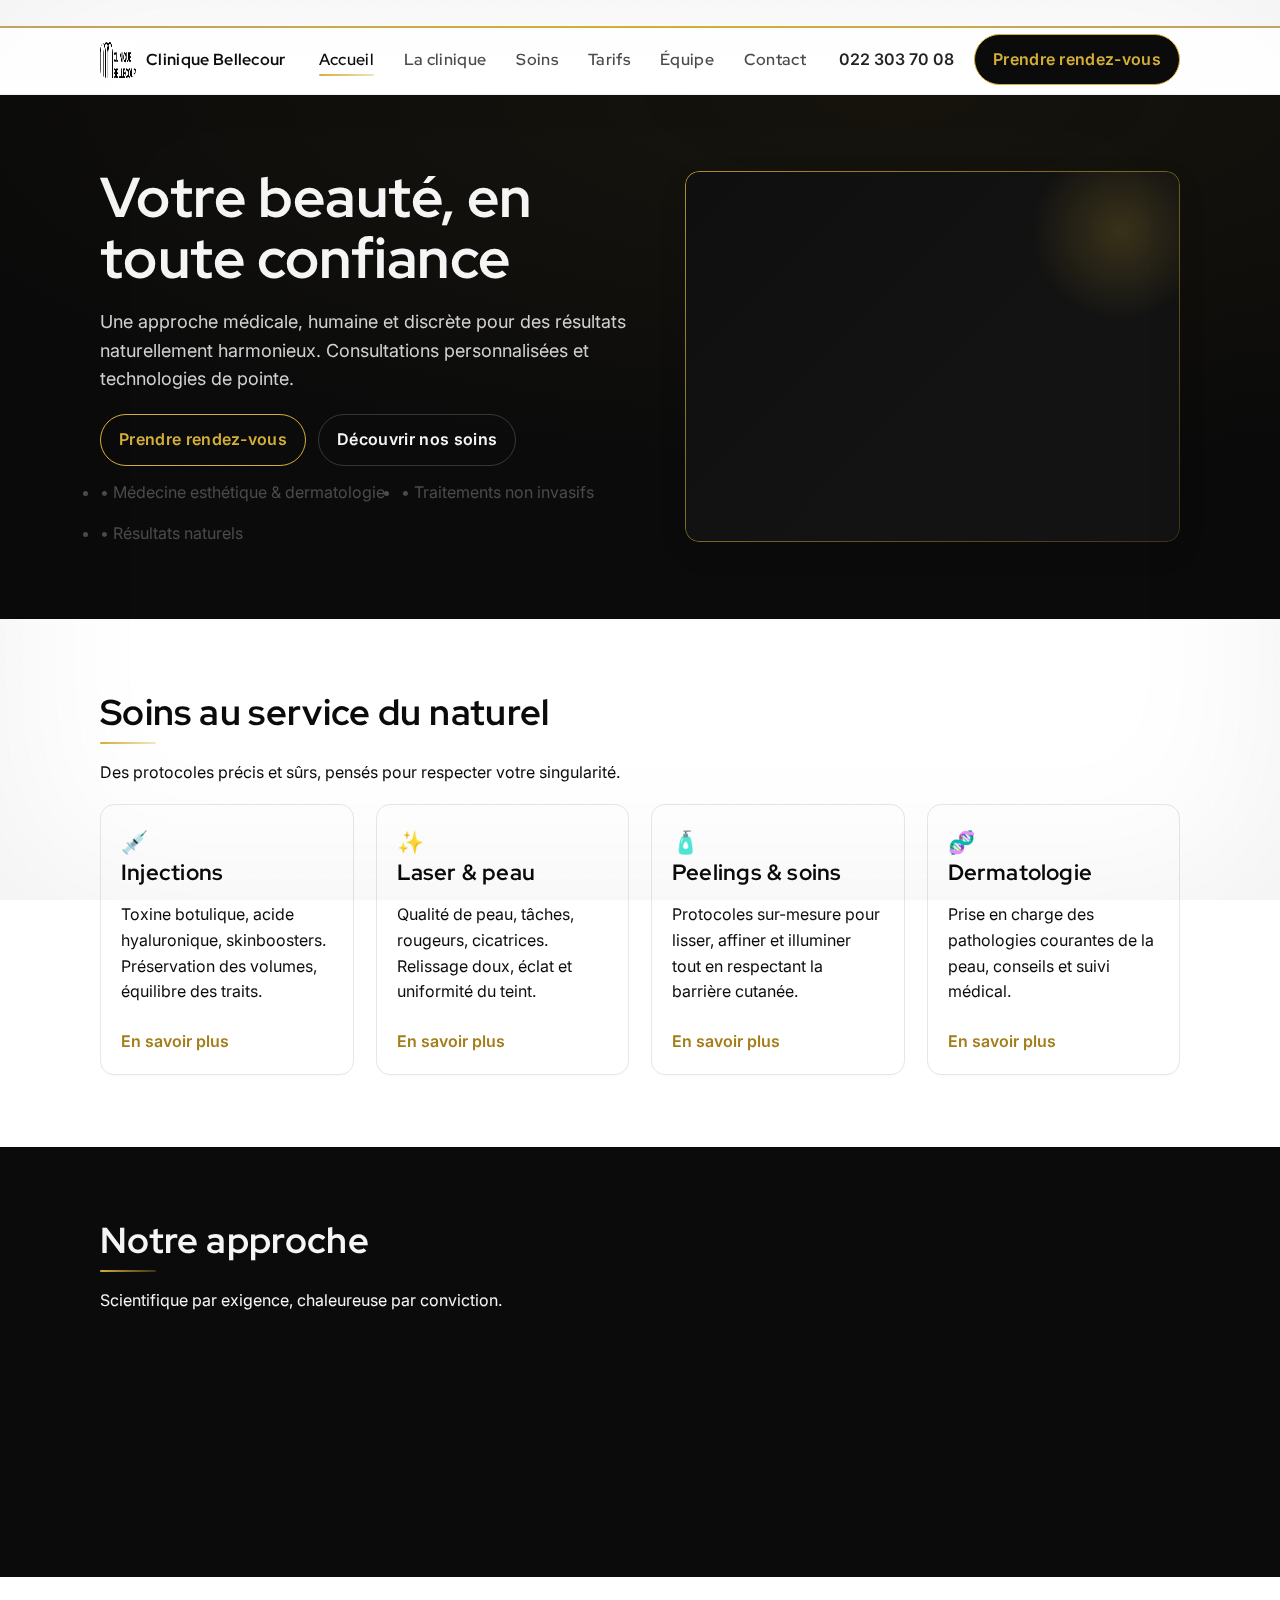
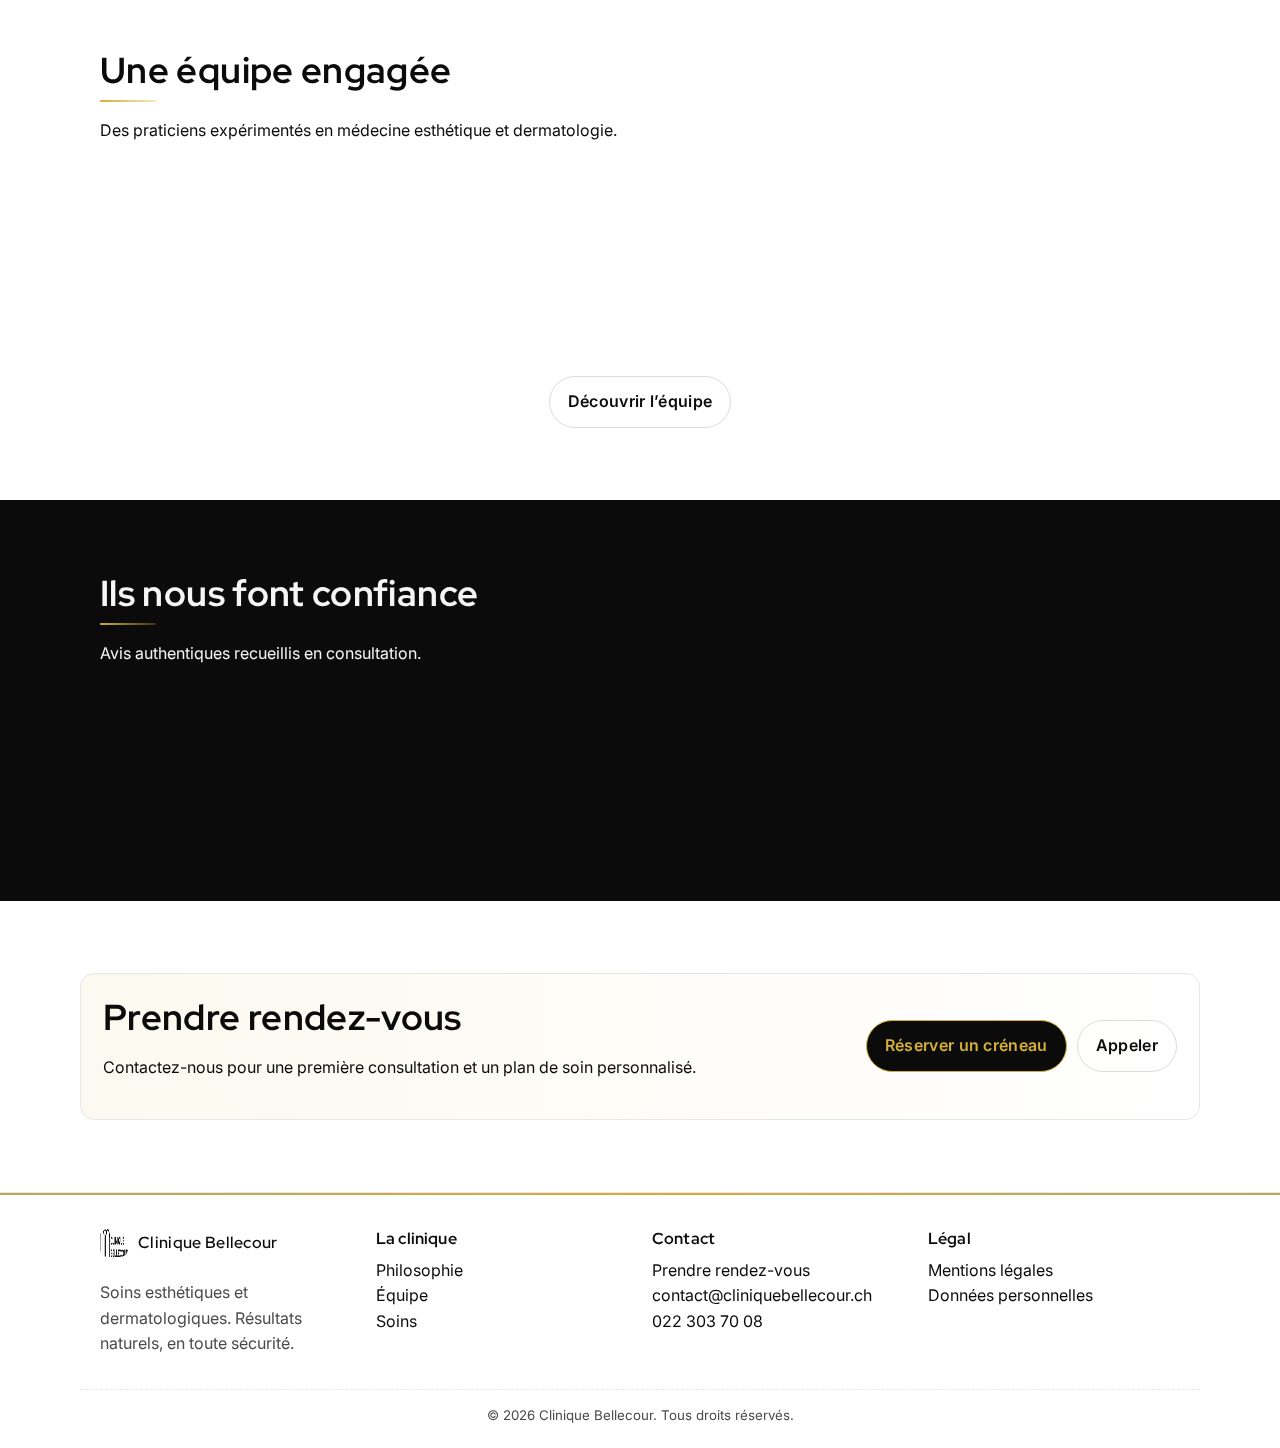
<file: index.html>
<!doctype html>
<html lang="fr">
  <head>
    <meta charset="utf-8" />
    <meta name="viewport" content="width=device-width, initial-scale=1" />
    <title>Clinique Bellecour — Médecine esthétique, soins de la peau</title>
    <meta name="description" content="Clinique Bellecour. Soins esthétiques et dermatologiques, en toute sécurité et discrétion. Consultations personnalisées, technologies de pointe, résultats naturels." />
    <meta name="theme-color" content="#0b0b0b" />
    <link rel="preconnect" href="https://fonts.googleapis.com">
    <link rel="preconnect" href="https://fonts.gstatic.com" crossorigin>
    <link href="https://fonts.googleapis.com/css2?family=Inter:wght@300;400;500;600;700&family=Playfair+Display:wght@500;600&display=swap" rel="stylesheet">
    <link rel="stylesheet" href="assets/css/style.css" />
    <link rel="icon" href="assets/img/logo.svg" type="image/svg+xml" />
    <link rel="icon" href="assets/img/logo_cliniquebellecour.png" sizes="32x32" type="image/png" />
    <link rel="apple-touch-icon" href="assets/img/logo_cliniquebellecour.png" />
    <meta property="og:type" content="website" />
    <meta property="og:title" content="Clinique Bellecour — Médecine esthétique, soins de la peau" />
    <meta property="og:description" content="Soins esthétiques et dermatologiques, en toute sécurité et discrétion. Résultats naturels, approche personnalisée." />
    <meta property="og:image" content="assets/img/welcom_cliniqueBelleCour.jpg" />
  </head>
  <body>
    <a class="skip-link" href="#contenu">Aller au contenu</a>

    <header class="site-header" data-header>
      <div class="container header-inner">
        <a href="/temporaire_cbc/" class="logo" aria-label="Clinique Bellecour">
          <img src="assets/img/logo_cliniquebellecour.png" alt="Clinique Bellecour – logo" width="36" height="36" />
          <span>Clinique Bellecour</span>
        </a>

        <nav class="nav" aria-label="Navigation principale" data-nav>
          <a href="index.html" class="nav-link is-active">Accueil</a>
          <a href="clinique.html" class="nav-link">La clinique</a>
          <a href="services.html" class="nav-link">Soins</a>
          <a href="tarifs.html" class="nav-link">Tarifs</a>
          <a href="equipe.html" class="nav-link">Équipe</a>
          <a href="contact.html" class="nav-link">Contact</a>
        </nav>

        <div class="header-cta">
          <a class="tel" href="tel:+41223037008" aria-label="Appeler la clinique">022 303 70 08</a>
          <a class="btn btn-primary" href="rdv/public/index.php">Prendre rendez-vous</a>
          <button class="burger" aria-label="Ouvrir le menu" aria-controls="menu" aria-expanded="false" data-burger>
            <span></span><span></span><span></span>
          </button>
        </div>
      </div>
    </header>

    <main id="contenu">
      <section class="hero section dark">
        <div class="container grid-hero">
          <div class="hero-copy">
            <h1 class="display">Votre beauté, en toute confiance</h1>
            <p class="lead">Une approche médicale, humaine et discrète pour des résultats naturellement harmonieux. Consultations personnalisées et technologies de pointe.</p>
            <div class="actions">
              <a class="btn btn-primary" href="rdv/public/index.php">Prendre rendez-vous</a>
              <a class="btn btn-ghost" href="services.html">Découvrir nos soins</a>
            </div>
            <ul class="trust-list">
              <li>• Médecine esthétique & dermatologie</li>
              <li>• Traitements non invasifs</li>
              <li>• Résultats naturels</li>
            </ul>
          </div>
          <div class="hero-media">
            <div class="media-card" aria-hidden="true">
              <div class="media-blob"></div>
              <div class="media-image has-photo grainish" role="img" aria-label="Ambiance douce et lumineuse"></div>
            </div>
          </div>
        </div>
      </section>

      <section class="section" aria-labelledby="soins">
        <div class="container">
          <div class="section-head">
            <h2 id="soins">Soins au service du naturel</h2>
            <p>Des protocoles précis et sûrs, pensés pour respecter votre singularité.</p>
          </div>
          <div class="grid cards">
            <article class="card reveal">
              <div class="icon">💉</div>
              <h3>Injections</h3>
              <p>Toxine botulique, acide hyaluronique, skinboosters. Préservation des volumes, équilibre des traits.</p>
              <a class="card-link" href="services.html#injections" aria-label="En savoir plus sur les injections">En savoir plus</a>
            </article>
            <article class="card reveal">
              <div class="icon">✨</div>
              <h3>Laser & peau</h3>
              <p>Qualité de peau, tâches, rougeurs, cicatrices. Relissage doux, éclat et uniformité du teint.</p>
              <a class="card-link" href="services.html#laser">En savoir plus</a>
            </article>
            <article class="card reveal">
              <div class="icon">🧴</div>
              <h3>Peelings & soins</h3>
              <p>Protocoles sur-mesure pour lisser, affiner et illuminer tout en respectant la barrière cutanée.</p>
              <a class="card-link" href="services.html#peelings">En savoir plus</a>
            </article>
            <article class="card reveal">
              <div class="icon">🧬</div>
              <h3>Dermatologie</h3>
              <p>Prise en charge des pathologies courantes de la peau, conseils et suivi médical.</p>
              <a class="card-link" href="services.html#dermatologie">En savoir plus</a>
            </article>
          </div>
        </div>
      </section>

      <section class="section dark" aria-labelledby="valeurs">
        <div class="container">
          <div class="section-head">
            <h2 id="valeurs">Notre approche</h2>
            <p>Scientifique par exigence, chaleureuse par conviction.</p>
          </div>
          <div class="grid thirds">
            <div class="feature reveal">
              <h3>Medical first</h3>
              <p>Diagnostics précis, indication posée avec parcimonie. Sécurité et traçabilité sans compromis.</p>
            </div>
            <div class="feature reveal">
              <h3>Écoute & mesure</h3>
              <p>Objectifs partagés, résultats réalistes. Chaque plan de soin respecte votre identité.</p>
            </div>
            <div class="feature reveal">
              <h3>Discrétion</h3>
              <p>Accompagnement personnalisé et confidentiel. Des résultats qui se remarquent sans se voir.</p>
            </div>
          </div>
        </div>
      </section>

      <section class="section" aria-labelledby="equipe">
        <div class="container">
          <div class="section-head">
            <h2 id="equipe">Une équipe engagée</h2>
            <p>Des praticiens expérimentés en médecine esthétique et dermatologie.</p>
          </div>
          <div class="grid team">
            <article class="member reveal">
              <div class="avatar" aria-hidden="true"></div>
              <h3>Dr. Nom Prénom</h3>
              <p>Médecin esthétique</p>
            </article>
            <article class="member reveal">
              <div class="avatar" aria-hidden="true"></div>
              <h3>Dr. Nom Prénom</h3>
              <p>Dermatologue</p>
            </article>
            <article class="member reveal">
              <div class="avatar" aria-hidden="true"></div>
              <h3>Spécialiste Nom</h3>
              <p>Infirmier·ère diplômé·e</p>
            </article>
          </div>
          <div class="center">
            <a class="btn btn-ghost" href="equipe.html">Découvrir l’équipe</a>
          </div>
        </div>
      </section>

      <section class="section dark" aria-labelledby="temoignages">
        <div class="container">
          <div class="section-head">
            <h2 id="temoignages">Ils nous font confiance</h2>
            <p>Avis authentiques recueillis en consultation.</p>
          </div>
          <div class="grid quotes">
            <blockquote class="quote reveal">“Équipe à l’écoute, résultat très naturel. Je recommande.”<footer>— C.</footer></blockquote>
            <blockquote class="quote reveal">“Explications claires et grand professionnalisme. Je me sens en confiance.”<footer>— M.</footer></blockquote>
            <blockquote class="quote reveal">“Résultat subtil, exactement ce que je souhaitais.”<footer>— A.</footer></blockquote>
          </div>
        </div>
      </section>

      <section class="cta section" aria-labelledby="contact">
        <div class="container callout">
          <div>
            <h2 id="contact">Prendre rendez-vous</h2>
            <p>Contactez-nous pour une première consultation et un plan de soin personnalisé.</p>
          </div>
          <div class="actions">
            <a class="btn btn-primary" href="rdv/public/index.php">Réserver un créneau</a>
            <a class="btn btn-ghost" href="tel:+41223037008">Appeler</a>
          </div>
        </div>
      </section>
    </main>

    <footer class="site-footer">
      <div class="container footer-grid">
        <div>
          <a href="/" class="logo small">
            <img src="assets/img/logo_cliniquebellecour.png" alt="Clinique Bellecour – logo" width="28" height="28" />
            <span>Clinique Bellecour</span>
          </a>
          <p class="muted">Soins esthétiques et dermatologiques. Résultats naturels, en toute sécurité.</p>
        </div>
        <div>
          <h4>La clinique</h4>
          <ul class="list">
            <li><a href="clinique.html">Philosophie</a></li>
            <li><a href="equipe.html">Équipe</a></li>
            <li><a href="services.html">Soins</a></li>
          </ul>
        </div>
        <div>
          <h4>Contact</h4>
          <ul class="list">
            <li><a href="contact.html#rdv">Prendre rendez-vous</a></li>
            <li><a href="mailto:contact@cliniquebellecour.ch">contact@cliniquebellecour.ch</a></li>
            <li><a href="tel:+41223037008">022 303 70 08</a></li>
          </ul>
        </div>
        <div>
          <h4>Légal</h4>
          <ul class="list">
            <li><a href="mentions-legales.html">Mentions légales</a></li>
            <li><a href="mentions-legales.html#donnees">Données personnelles</a></li>
          </ul>
        </div>
      </div>
      <div class="container footnote">
        <small>© <span id="year"></span> Clinique Bellecour. Tous droits réservés.</small>
      </div>
    </footer>

    <script type="application/ld+json">
      {
        "@context": "https://schema.org",
        "@type": "MedicalClinic",
        "name": "Clinique Bellecour",
        "url": "https://cliniquebellecour.ch/",
        "image": "https://cliniquebellecour.ch/assets/img/og-cover.png",
        "medicalSpecialty": ["Dermatology", "CosmeticSurgery"],
        "address": {
          "@type": "PostalAddress",
          "addressCountry": "CH"
        },
        "telephone": "+41223037008"
      }
    </script>
    <script src="assets/js/main.js" defer></script>
    <!-- Mobile sticky CTA bar -->
    <nav class="mobile-cta" aria-label="Actions rapides">
      <a href="tel:+41223037008" aria-label="Appeler la clinique">Appeler</a>
      <a href="contact.html#rdv" class="btn-primary" aria-label="Prendre rendez-vous">Prendre rendez-vous</a>
    </nav>
  </body>
  </html>
</file>
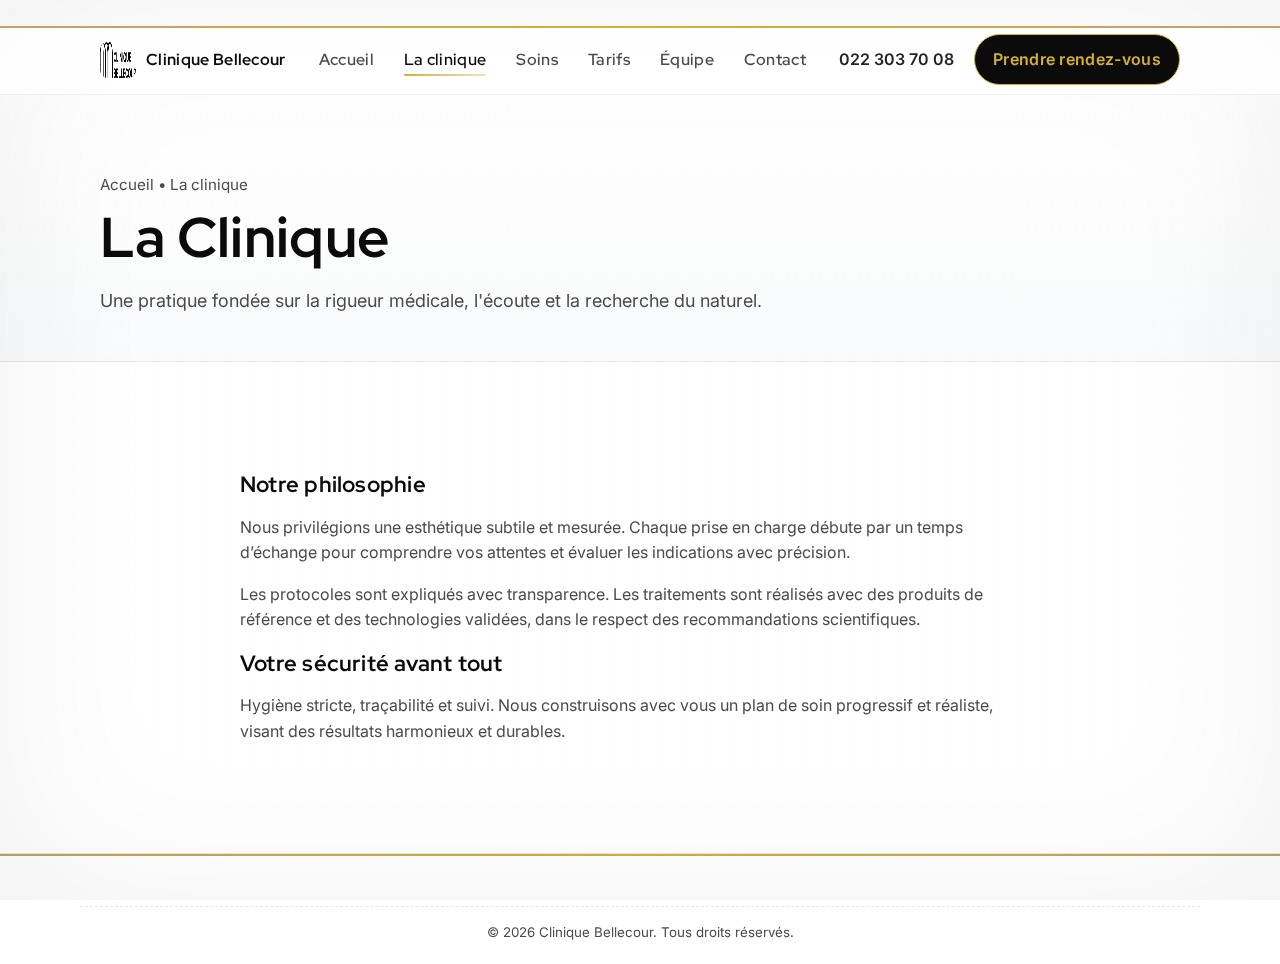
<file: clinique.html>
<!doctype html>
<html lang="fr">
  <head>
    <meta charset="utf-8" />
    <meta name="viewport" content="width=device-width, initial-scale=1" />
    <title>La Clinique — Clinique Bellecour</title>
    <meta name="description" content="Notre philosophie : sécurité, écoute et mesure. Découvrez la Clinique Bellecour et son approche du naturel." />
    <meta name="theme-color" content="#0b0b0b" />
    <link rel="preconnect" href="https://fonts.googleapis.com">
    <link rel="preconnect" href="https://fonts.gstatic.com" crossorigin>
    <link href="https://fonts.googleapis.com/css2?family=Inter:wght@300;400;500;600;700&family=Playfair+Display:wght@500;600&display=swap" rel="stylesheet">
    <link rel="stylesheet" href="assets/css/style.css" />
    <link rel="icon" href="assets/img/logo.svg" type="image/svg+xml" />
    <link rel="icon" href="assets/img/logo_cliniquebellecour.png" sizes="32x32" type="image/png" />
    <link rel="apple-touch-icon" href="assets/img/logo_cliniquebellecour.png" />
  </head>
  <body>
    <a class="skip-link" href="#contenu">Aller au contenu</a>
    <header class="site-header" data-header>
      <div class="container header-inner">
        <a href="/" class="logo" aria-label="Clinique Bellecour"><img src="assets/img/logo_cliniquebellecour.png" alt="Clinique Bellecour – logo" width="36" height="36" /><span>Clinique Bellecour</span></a>
        <nav class="nav" data-nav>
          <a href="index.html" class="nav-link">Accueil</a>
          <a href="clinique.html" class="nav-link is-active">La clinique</a>
          <a href="services.html" class="nav-link">Soins</a>
          <a href="tarifs.html" class="nav-link">Tarifs</a>
          <a href="equipe.html" class="nav-link">Équipe</a>
          <a href="contact.html" class="nav-link">Contact</a>
        </nav>
        <div class="header-cta"><a class="tel" href="tel:+41223037008" aria-label="Appeler la clinique">022 303 70 08</a><a class="btn btn-primary" href="/rdv/public/index.php">Prendre rendez-vous</a><button class="burger" data-burger aria-label="Ouvrir le menu"><span></span><span></span><span></span></button></div>
      </div>
    </header>

    <main id="contenu">
      <section class="page-hero">
        <div class="container">
          <div class="breadcrumbs"><a href="index.html">Accueil</a> • La clinique</div>
          <h1 class="display">La Clinique</h1>
          <p class="lead">Une pratique fondée sur la rigueur médicale, l'écoute et la recherche du naturel.</p>
        </div>
      </section>

      <section class="section">
        <div class="container content">
          <h3>Notre philosophie</h3>
          <p>Nous privilégions une esthétique subtile et mesurée. Chaque prise en charge débute par un temps d’échange pour comprendre vos attentes et évaluer les indications avec précision.</p>
          <p>Les protocoles sont expliqués avec transparence. Les traitements sont réalisés avec des produits de référence et des technologies validées, dans le respect des recommandations scientifiques.</p>

          <h3>Votre sécurité avant tout</h3>
          <p>Hygiène stricte, traçabilité et suivi. Nous construisons avec vous un plan de soin progressif et réaliste, visant des résultats harmonieux et durables.</p>
        </div>
      </section>
    </main>

    <footer class="site-footer">
      <div class="container footnote"><small>© <span id="year"></span> Clinique Bellecour. Tous droits réservés.</small></div>
    </footer>
    <script src="assets/js/main.js" defer></script>
    <nav class="mobile-cta" aria-label="Actions rapides">
      <a href="tel:+41223037008" aria-label="Appeler la clinique">Appeler</a>
      <a href="contact.html#rdv" class="btn-primary" aria-label="Prendre rendez-vous">Prendre rendez-vous</a>
    </nav>
  </body>
  </html>
</file>
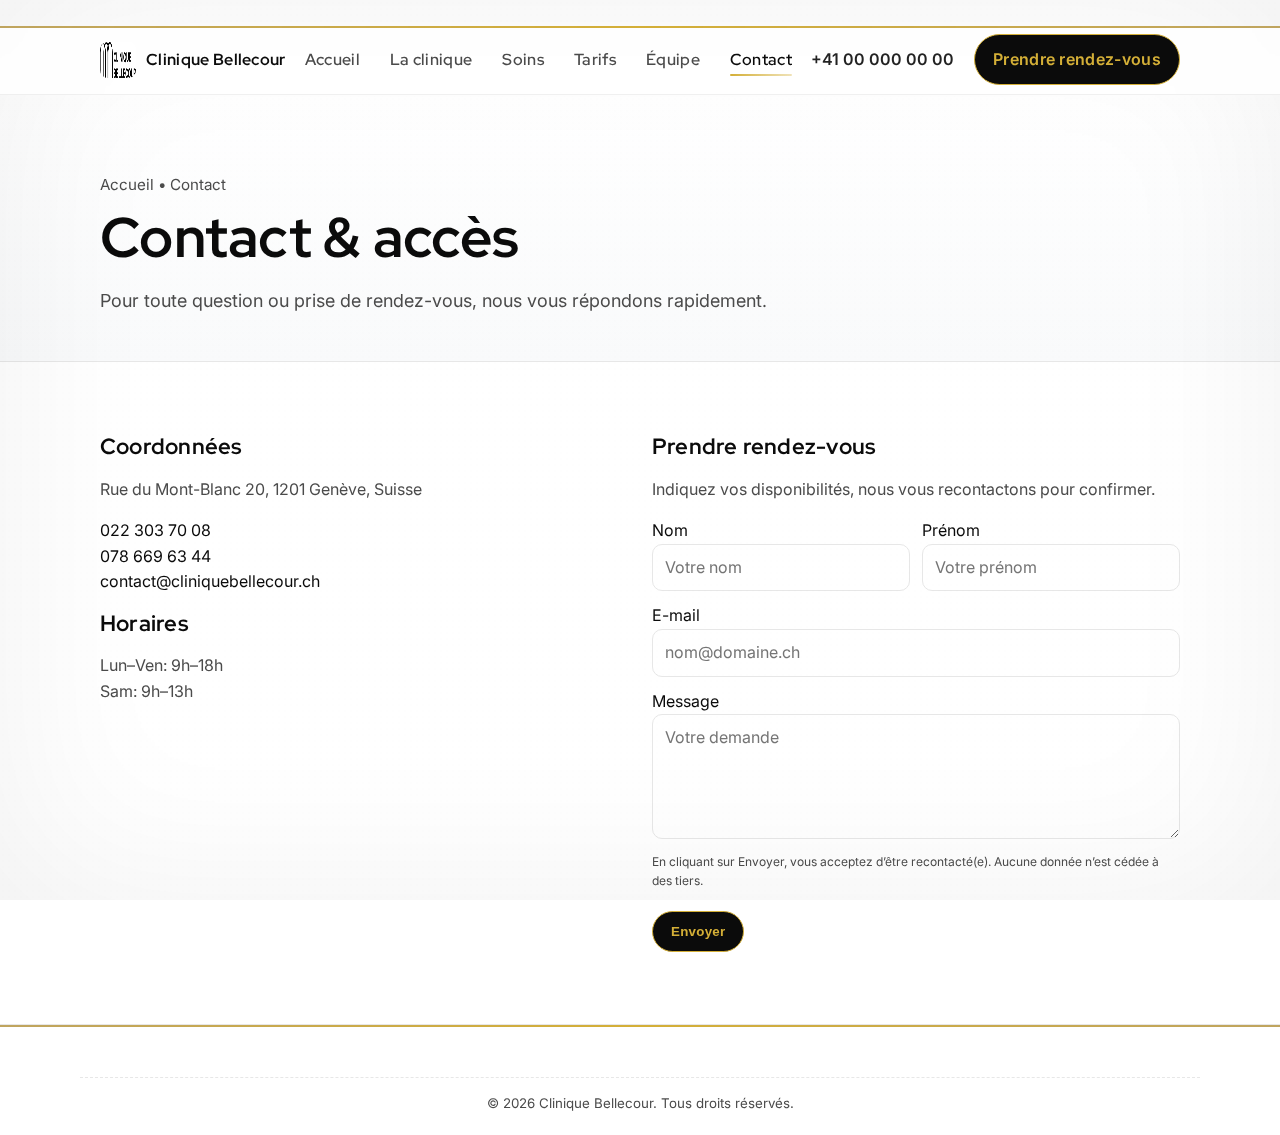
<file: contact.html>
<!doctype html>
<html lang="fr">
  <head>
    <meta charset="utf-8" />
    <meta name="viewport" content="width=device-width, initial-scale=1" />
    <title>Contact — Clinique Bellecour</title>
    <meta name="description" content="Prendre rendez-vous à la Clinique Bellecour. Coordonnées, horaires et accès." />
    <meta name="theme-color" content="#0b0b0b" />
    <link rel="preconnect" href="https://fonts.googleapis.com">
    <link rel="preconnect" href="https://fonts.gstatic.com" crossorigin>
    <link href="https://fonts.googleapis.com/css2?family=Inter:wght@300;400;500;600;700&family=Playfair+Display:wght@500;600&display=swap" rel="stylesheet">
    <link rel="stylesheet" href="assets/css/style.css" />
    <link rel="icon" href="assets/img/logo.svg" type="image/svg+xml" />
    <link rel="icon" href="assets/img/logo_cliniquebellecour.png" sizes="32x32" type="image/png" />
    <link rel="apple-touch-icon" href="assets/img/logo_cliniquebellecour.png" />
  </head>
  <body>
    <a class="skip-link" href="#contenu">Aller au contenu</a>
    <header class="site-header" data-header>
      <div class="container header-inner">
        <a href="/" class="logo" aria-label="Clinique Bellecour"><img src="assets/img/logo_cliniquebellecour.png" alt="Clinique Bellecour – logo" width="36" height="36" /><span>Clinique Bellecour</span></a>
        <nav class="nav" data-nav>
          <a href="index.html" class="nav-link">Accueil</a>
          <a href="clinique.html" class="nav-link">La clinique</a>
          <a href="services.html" class="nav-link">Soins</a>
          <a href="tarifs.html" class="nav-link">Tarifs</a>
          <a href="equipe.html" class="nav-link">Équipe</a>
          <a href="contact.html" class="nav-link is-active">Contact</a>
        </nav>
        <div class="header-cta"><a class="tel" href="tel:+41000000000" aria-label="Appeler la clinique">+41 00 000 00 00</a><a class="btn btn-primary" href="/rdv/public/index.php">Prendre rendez-vous</a><button class="burger" data-burger aria-label="Ouvrir le menu"><span></span><span></span><span></span></button></div>
      </div>
    </header>

    <main id="contenu">
      <section class="page-hero">
        <div class="container">
          <div class="breadcrumbs"><a href="index.html">Accueil</a> • Contact</div>
          <h1 class="display">Contact & accès</h1>
          <p class="lead">Pour toute question ou prise de rendez-vous, nous vous répondons rapidement.</p>
        </div>
      </section>

      <section class="section">
        <div class="container grid" style="grid-template-columns: 1fr 1fr; gap: 24px">
          <div>
            <h3>Coordonnées</h3>
            <p class="muted">Rue du Mont-Blanc 20, 1201 Genève, Suisse</p>
            <p><a href="tel:+41223037008">022 303 70 08</a><br><a href="tel:+41786696344">078 669 63 44</a><br><a href="mailto:contact@cliniquebellecour.ch">contact@cliniquebellecour.ch</a></p>
            <h3>Horaires</h3>
            <p class="muted">Lun–Ven: 9h–18h<br>Sam: 9h–13h</p>
          </div>
          <div id="rdv">
            <h3>Prendre rendez-vous</h3>
            <p class="muted">Indiquez vos disponibilités, nous vous recontactons pour confirmer.</p>
            <form class="grid" style="grid-template-columns: 1fr 1fr; gap: 12px" method="POST" action="mailto:contact@cliniquebellecour.ch" enctype="text/plain">
              <label>Nom<input required type="text" name="nom" placeholder="Votre nom" style="width:100%"></label>
              <label>Prénom<input required type="text" name="prenom" placeholder="Votre prénom" style="width:100%"></label>
              <label style="grid-column: span 2">E-mail<input required type="email" name="email" placeholder="nom@domaine.ch" style="width:100%"></label>
              <label style="grid-column: span 2">Message<textarea name="message" placeholder="Votre demande" rows="4" style="width:100%"></textarea></label>
              <input class="hidden-hp" type="text" name="hp_field" tabindex="-1" autocomplete="off" aria-hidden="true">
              <p class="form-note" style="grid-column: span 2">En cliquant sur Envoyer, vous acceptez d’être recontacté(e). Aucune donnée n’est cédée à des tiers.</p>
              <div style="grid-column: span 2"><button class="btn btn-primary" type="submit">Envoyer</button></div>
            </form>
          </div>
        </div>
      </section>
    </main>

    <footer class="site-footer">
      <div class="container footnote"><small>© <span id="year"></span> Clinique Bellecour. Tous droits réservés.</small></div>
    </footer>
    <script src="assets/js/main.js" defer></script>
    <nav class="mobile-cta" aria-label="Actions rapides">
      <a href="tel:+41000000000" aria-label="Appeler la clinique">Appeler</a>
      <a href="#rdv" class="btn-primary" aria-label="Prendre rendez-vous">Prendre rendez-vous</a>
    </nav>
  </body>
  </html>
</file>
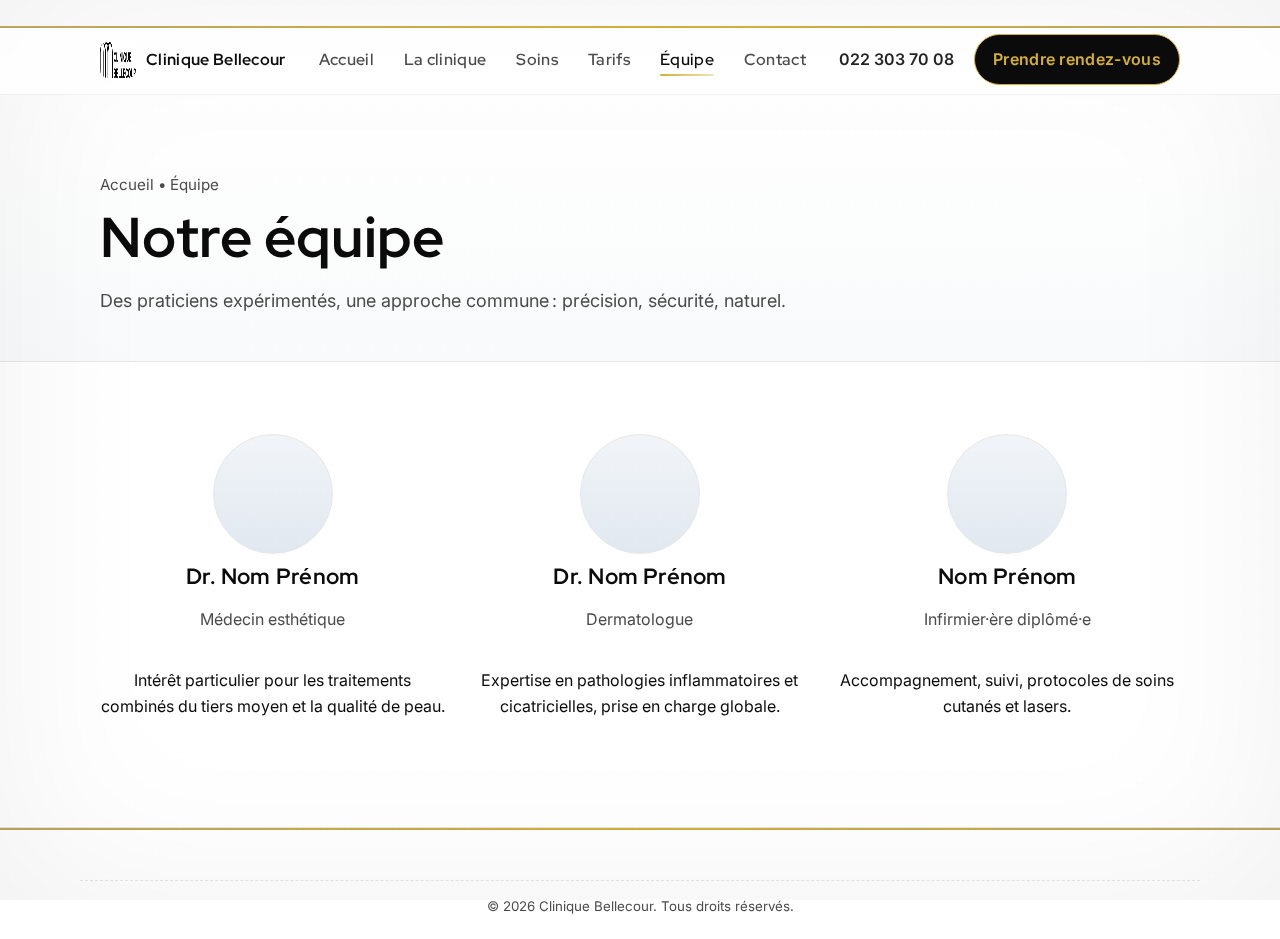
<file: equipe.html>
<!doctype html>
<html lang="fr">
  <head>
    <meta charset="utf-8" />
    <meta name="viewport" content="width=device-width, initial-scale=1" />
    <title>Équipe — Clinique Bellecour</title>
    <meta name="description" content="Découvrez l’équipe médicale et paramédicale de la Clinique Bellecour." />
    <meta name="theme-color" content="#0b0b0b" />
    <link rel="preconnect" href="https://fonts.googleapis.com">
    <link rel="preconnect" href="https://fonts.gstatic.com" crossorigin>
    <link href="https://fonts.googleapis.com/css2?family=Inter:wght@300;400;500;600;700&family=Playfair+Display:wght@500;600&display=swap" rel="stylesheet">
    <link rel="stylesheet" href="assets/css/style.css" />
    <link rel="icon" href="assets/img/logo.svg" type="image/svg+xml" />
    <link rel="icon" href="assets/img/logo_cliniquebellecour.png" sizes="32x32" type="image/png" />
    <link rel="apple-touch-icon" href="assets/img/logo_cliniquebellecour.png" />
  </head>
  <body>
    <a class="skip-link" href="#contenu">Aller au contenu</a>
    <header class="site-header" data-header>
      <div class="container header-inner">
        <a href="/" class="logo" aria-label="Clinique Bellecour"><img src="assets/img/logo_cliniquebellecour.png" alt="Clinique Bellecour – logo" width="36" height="36" /><span>Clinique Bellecour</span></a>
        <nav class="nav" data-nav>
          <a href="index.html" class="nav-link">Accueil</a>
          <a href="clinique.html" class="nav-link">La clinique</a>
          <a href="services.html" class="nav-link">Soins</a>
          <a href="tarifs.html" class="nav-link">Tarifs</a>
          <a href="equipe.html" class="nav-link is-active">Équipe</a>
          <a href="contact.html" class="nav-link">Contact</a>
        </nav>
        <div class="header-cta"><a class="tel" href="tel:+41223037008" aria-label="Appeler la clinique">022 303 70 08</a><a class="btn btn-primary" href="/rdv/public/index.php">Prendre rendez-vous</a><button class="burger" data-burger aria-label="Ouvrir le menu"><span></span><span></span><span></span></button></div>
      </div>
    </header>

    <main id="contenu">
      <section class="page-hero">
        <div class="container">
          <div class="breadcrumbs"><a href="index.html">Accueil</a> • Équipe</div>
          <h1 class="display">Notre équipe</h1>
          <p class="lead">Des praticiens expérimentés, une approche commune : précision, sécurité, naturel.</p>
        </div>
      </section>

      <section class="section">
        <div class="container">
          <div class="grid team">
            <article class="member reveal">
              <div class="avatar" aria-hidden="true"></div>
              <h3>Dr. Nom Prénom</h3>
              <p class="muted">Médecin esthétique</p>
              <p class="content">Intérêt particulier pour les traitements combinés du tiers moyen et la qualité de peau.</p>
            </article>
            <article class="member reveal">
              <div class="avatar" aria-hidden="true"></div>
              <h3>Dr. Nom Prénom</h3>
              <p class="muted">Dermatologue</p>
              <p class="content">Expertise en pathologies inflammatoires et cicatricielles, prise en charge globale.</p>
            </article>
            <article class="member reveal">
              <div class="avatar" aria-hidden="true"></div>
              <h3>Nom Prénom</h3>
              <p class="muted">Infirmier·ère diplômé·e</p>
              <p class="content">Accompagnement, suivi, protocoles de soins cutanés et lasers.</p>
            </article>
          </div>
        </div>
      </section>
    </main>

    <footer class="site-footer">
      <div class="container footnote"><small>© <span id="year"></span> Clinique Bellecour. Tous droits réservés.</small></div>
    </footer>
    <script src="assets/js/main.js" defer></script>
    <nav class="mobile-cta" aria-label="Actions rapides">
      <a href="tel:+41223037008" aria-label="Appeler la clinique">Appeler</a>
      <a href="contact.html#rdv" class="btn-primary" aria-label="Prendre rendez-vous">Prendre rendez-vous</a>
    </nav>
  </body>
  </html>
</file>
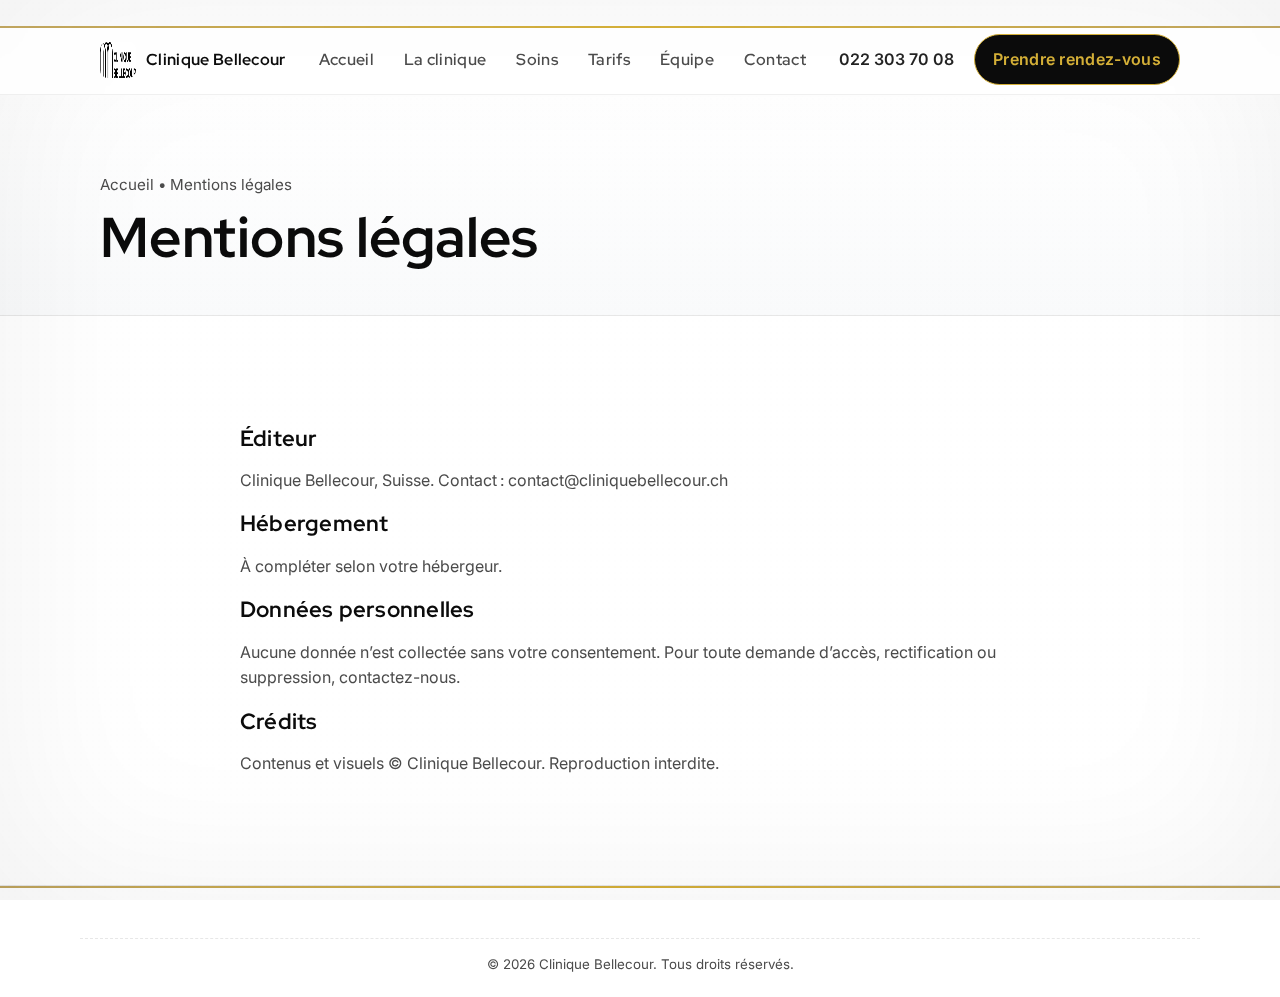
<file: mentions-legales.html>
<!doctype html>
<html lang="fr">
  <head>
    <meta charset="utf-8" />
    <meta name="viewport" content="width=device-width, initial-scale=1" />
    <title>Mentions légales — Clinique Bellecour</title>
    <meta name="description" content="Mentions légales et politique de confidentialité de la Clinique Bellecour." />
    <meta name="theme-color" content="#0b0b0b" />
    <link rel="preconnect" href="https://fonts.googleapis.com">
    <link rel="preconnect" href="https://fonts.gstatic.com" crossorigin>
    <link href="https://fonts.googleapis.com/css2?family=Inter:wght@300;400;500;600;700&family=Playfair+Display:wght@500;600&display=swap" rel="stylesheet">
    <link rel="stylesheet" href="assets/css/style.css" />
    <link rel="icon" href="assets/img/logo.svg" type="image/svg+xml" />
    <link rel="icon" href="assets/img/logo_cliniquebellecour.png" sizes="32x32" type="image/png" />
    <link rel="apple-touch-icon" href="assets/img/logo_cliniquebellecour.png" />
  </head>
  <body>
    <a class="skip-link" href="#contenu">Aller au contenu</a>
    <header class="site-header" data-header>
      <div class="container header-inner">
        <a href="/" class="logo" aria-label="Clinique Bellecour"><img src="assets/img/logo_cliniquebellecour.png" alt="Clinique Bellecour – logo" width="36" height="36" /><span>Clinique Bellecour</span></a>
        <nav class="nav" data-nav>
          <a href="index.html" class="nav-link">Accueil</a>
          <a href="clinique.html" class="nav-link">La clinique</a>
          <a href="services.html" class="nav-link">Soins</a>
          <a href="tarifs.html" class="nav-link">Tarifs</a>
          <a href="equipe.html" class="nav-link">Équipe</a>
          <a href="contact.html" class="nav-link">Contact</a>
        </nav>
        <div class="header-cta"><a class="tel" href="tel:+41223037008" aria-label="Appeler la clinique">022 303 70 08</a><a class="btn btn-primary" href="/rdv/public/index.php">Prendre rendez-vous</a><button class="burger" data-burger aria-label="Ouvrir le menu"><span></span><span></span><span></span></button></div>
      </div>
    </header>

    <main id="contenu">
      <section class="page-hero">
        <div class="container">
          <div class="breadcrumbs"><a href="index.html">Accueil</a> • Mentions légales</div>
          <h1 class="display">Mentions légales</h1>
        </div>
      </section>

      <section class="section">
        <div class="container content">
          <h3>Éditeur</h3>
          <p>Clinique Bellecour, Suisse. Contact : <a href="mailto:contact@cliniquebellecour.ch">contact@cliniquebellecour.ch</a></p>
          <h3>Hébergement</h3>
          <p>À compléter selon votre hébergeur.</p>
          <h3 id="donnees">Données personnelles</h3>
          <p>Aucune donnée n’est collectée sans votre consentement. Pour toute demande d’accès, rectification ou suppression, contactez-nous.</p>
          <h3>Crédits</h3>
          <p>Contenus et visuels © Clinique Bellecour. Reproduction interdite.</p>
        </div>
      </section>
    </main>

    <footer class="site-footer">
      <div class="container footnote"><small>© <span id="year"></span> Clinique Bellecour. Tous droits réservés.</small></div>
    </footer>
    <script src="assets/js/main.js" defer></script>
    <nav class="mobile-cta" aria-label="Actions rapides">
      <a href="tel:+41223037008" aria-label="Appeler la clinique">Appeler</a>
      <a href="contact.html#rdv" class="btn-primary" aria-label="Prendre rendez-vous">Prendre rendez-vous</a>
    </nav>
  </body>
  </html>
</file>
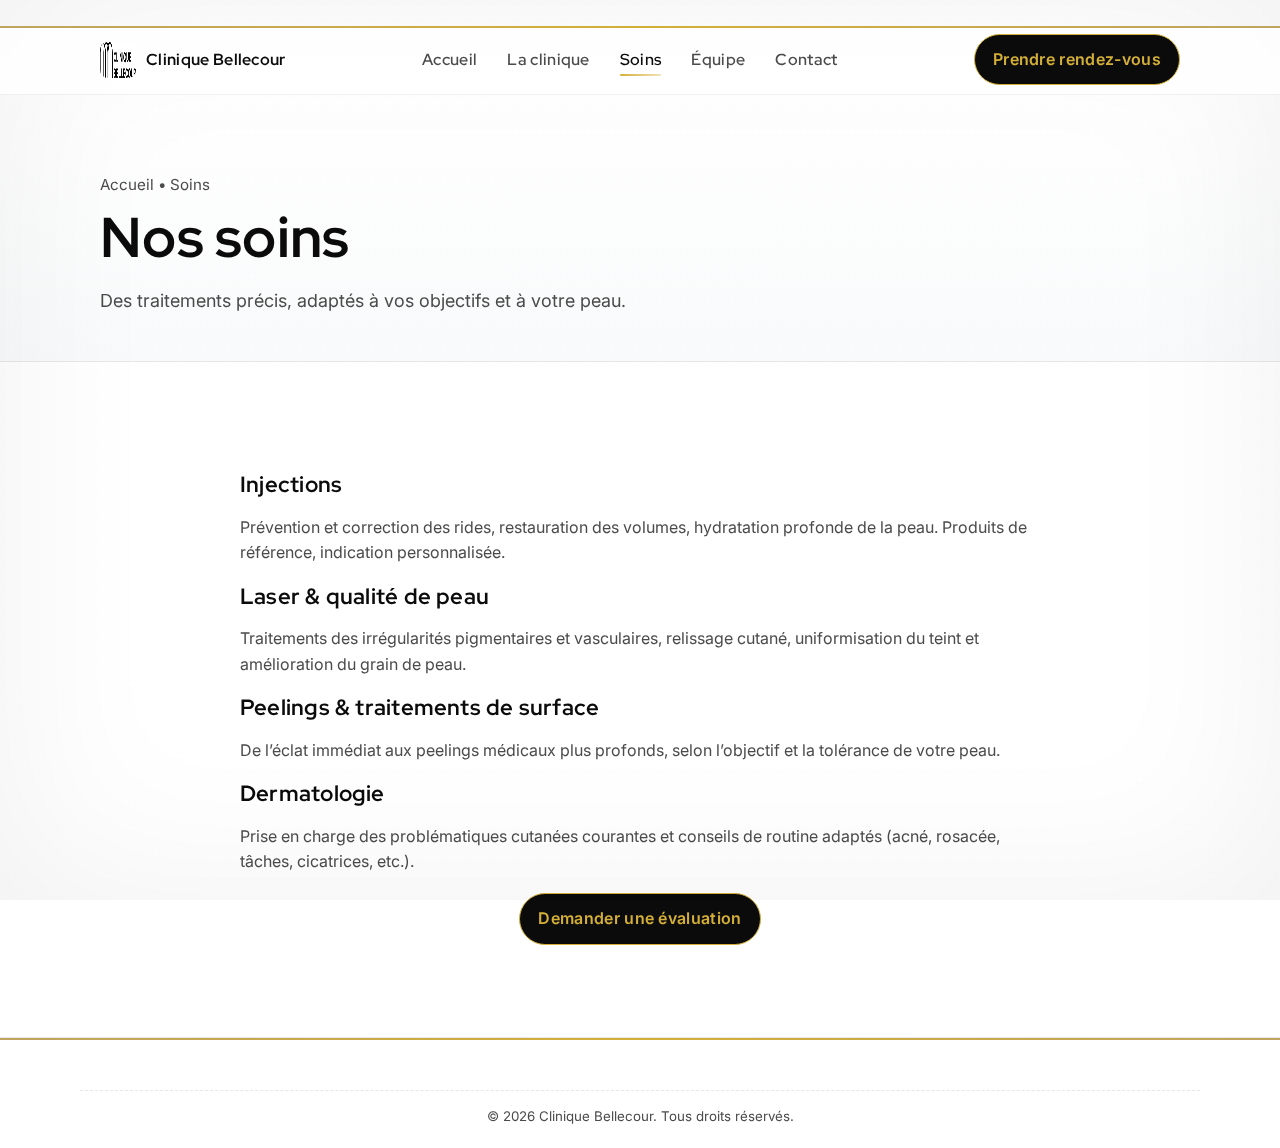
<file: services.html>
<!doctype html>
<html lang="fr">
  <head>
    <meta charset="utf-8" />
    <meta name="viewport" content="width=device-width, initial-scale=1" />
    <title>Soins — Clinique Bellecour</title>
    <meta name="description" content="Injections, laser, peelings, dermatologie. Des soins fondés sur l’évidence scientifique pour des résultats naturels." />
    <meta name="theme-color" content="#0b0b0b" />
    <link rel="preconnect" href="https://fonts.googleapis.com">
    <link rel="preconnect" href="https://fonts.gstatic.com" crossorigin>
    <link href="https://fonts.googleapis.com/css2?family=Inter:wght@300;400;500;600;700&family=Playfair+Display:wght@500;600&display=swap" rel="stylesheet">
    <link rel="stylesheet" href="assets/css/style.css" />
    <link rel="icon" href="assets/img/logo.svg" type="image/svg+xml" />
    <link rel="icon" href="assets/img/logo_cliniquebellecour.png" sizes="32x32" type="image/png" />
    <link rel="apple-touch-icon" href="assets/img/logo_cliniquebellecour.png" />
  </head>
  <body>
    <a class="skip-link" href="#contenu">Aller au contenu</a>
    <header class="site-header" data-header>
      <div class="container header-inner">
        <a href="/" class="logo" aria-label="Clinique Bellecour"><img src="assets/img/logo_cliniquebellecour.png" alt="Clinique Bellecour – logo" width="36" height="36" /><span>Clinique Bellecour</span></a>
        <nav class="nav" data-nav>
          <a href="index.html" class="nav-link">Accueil</a>
          <a href="clinique.html" class="nav-link">La clinique</a>
          <a href="services.html" class="nav-link is-active">Soins</a>
          <a href="equipe.html" class="nav-link">Équipe</a>
          <a href="contact.html" class="nav-link">Contact</a>
        </nav>
        <div class="header-cta"><a class="btn btn-primary" href="contact.html#rdv">Prendre rendez-vous</a><button class="burger" data-burger aria-label="Ouvrir le menu"><span></span><span></span><span></span></button></div>
      </div>
    </header>

    <main id="contenu">
      <section class="page-hero">
        <div class="container">
          <div class="breadcrumbs"><a href="index.html">Accueil</a> • Soins</div>
          <h1 class="display">Nos soins</h1>
          <p class="lead">Des traitements précis, adaptés à vos objectifs et à votre peau.</p>
        </div>
      </section>

      <section class="section">
        <div class="container content">
          <h3 id="injections">Injections</h3>
          <p>Prévention et correction des rides, restauration des volumes, hydratation profonde de la peau. Produits de référence, indication personnalisée.</p>

          <h3 id="laser">Laser & qualité de peau</h3>
          <p>Traitements des irrégularités pigmentaires et vasculaires, relissage cutané, uniformisation du teint et amélioration du grain de peau.</p>

          <h3 id="peelings">Peelings & traitements de surface</h3>
          <p>De l’éclat immédiat aux peelings médicaux plus profonds, selon l’objectif et la tolérance de votre peau.</p>

          <h3 id="dermatologie">Dermatologie</h3>
          <p>Prise en charge des problématiques cutanées courantes et conseils de routine adaptés (acné, rosacée, tâches, cicatrices, etc.).</p>

          <div class="center" style="margin-top:18px">
            <a class="btn btn-primary" href="contact.html#rdv">Demander une évaluation</a>
          </div>
        </div>
      </section>
    </main>

    <footer class="site-footer">
      <div class="container footnote"><small>© <span id="year"></span> Clinique Bellecour. Tous droits réservés.</small></div>
    </footer>
    <script src="assets/js/main.js" defer></script>
  </body>
  </html>
</file>
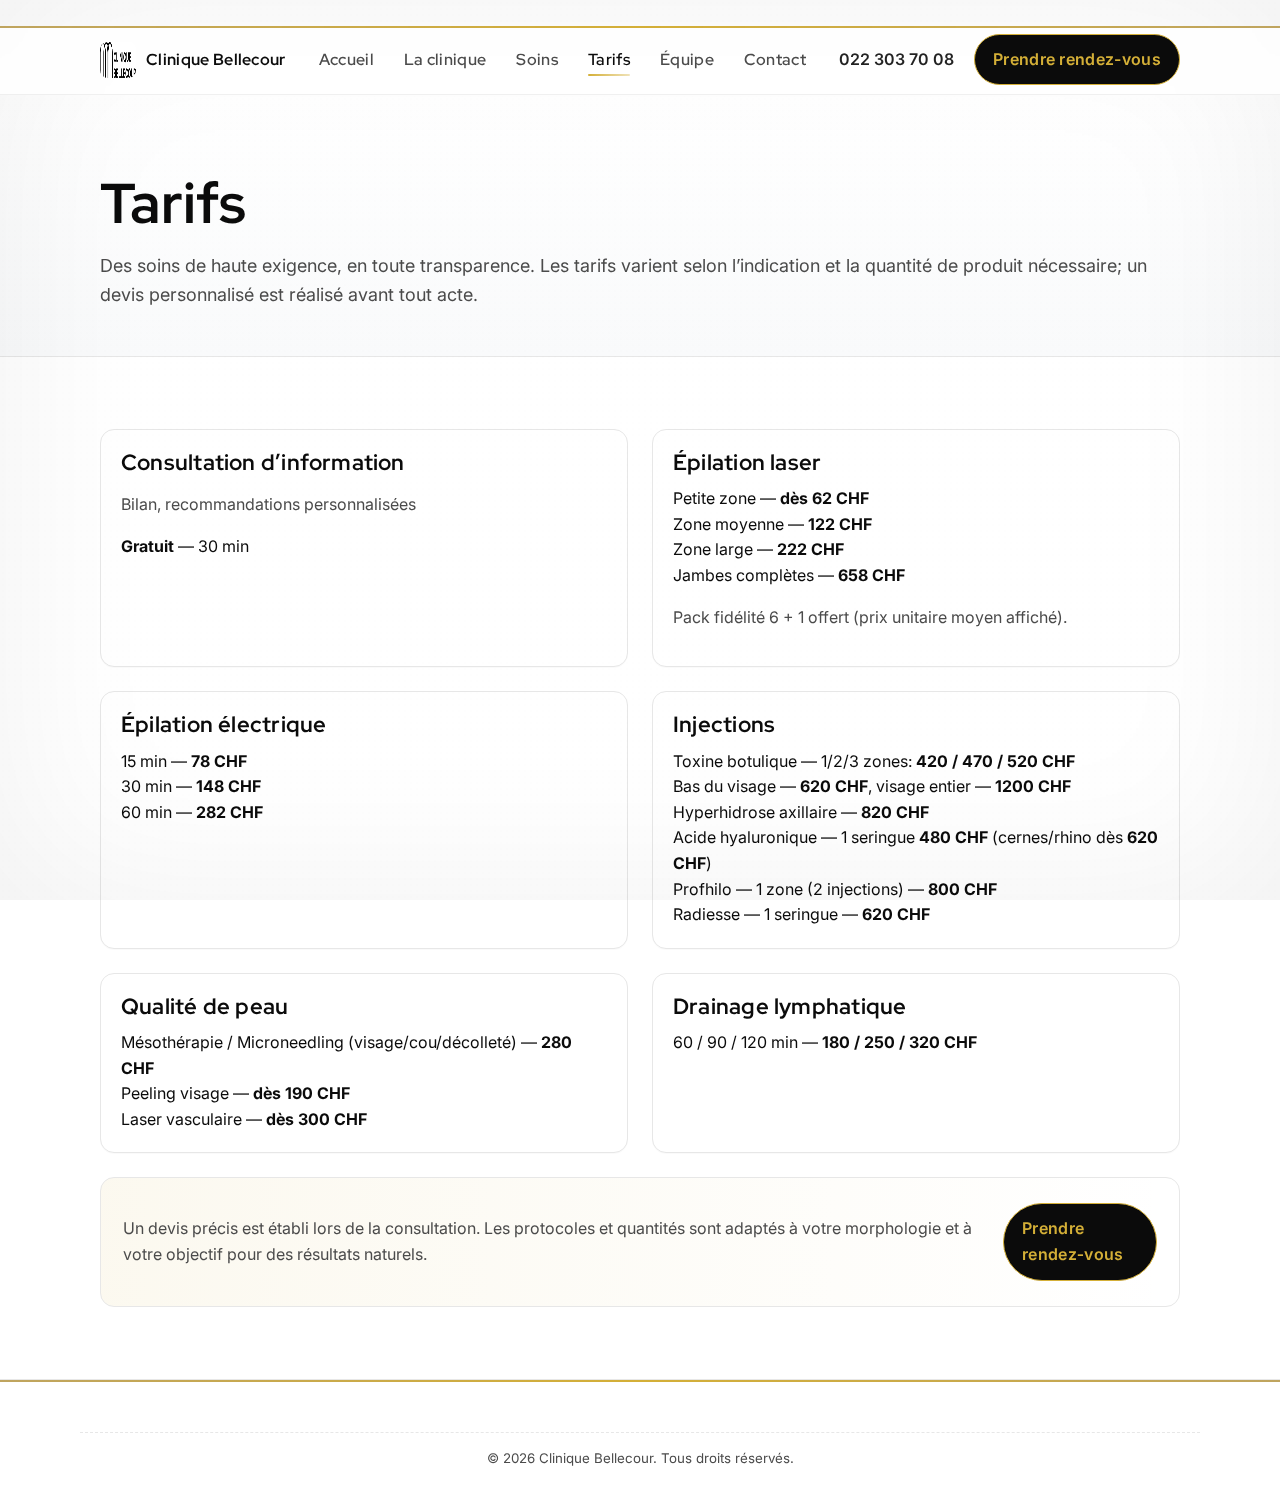
<file: tarifs.html>
<!doctype html>
<html lang="fr">
  <head>
    <meta charset="utf-8" />
    <meta name="viewport" content="width=device-width, initial-scale=1" />
    <title>Tarifs — Clinique Bellecour</title>
    <link rel="preconnect" href="https://fonts.googleapis.com">
    <link rel="preconnect" href="https://fonts.gstatic.com" crossorigin>
    <link href="https://fonts.googleapis.com/css2?family=Inter:wght@300;400;500;600;700&family=Playfair+Display:wght@500;600&display=swap" rel="stylesheet">
    <link rel="stylesheet" href="assets/css/style.css" />
    <link rel="icon" href="assets/img/logo.svg" type="image/svg+xml" />
    <link rel="icon" href="assets/img/logo_cliniquebellecour.png" sizes="32x32" type="image/png" />
  </head>
  <body>
    <a class="skip-link" href="#contenu">Aller au contenu</a>
    <header class="site-header" data-header>
      <div class="container header-inner">
        <a href="/" class="logo" aria-label="Clinique Bellecour">
          <img src="assets/img/logo_cliniquebellecour.png" alt="Clinique Bellecour - logo" width="36" height="36" />
          <span>Clinique Bellecour</span>
        </a>
        <nav class="nav" data-nav>
          <a href="index.html" class="nav-link">Accueil</a>
          <a href="clinique.html" class="nav-link">La clinique</a>
          <a href="services.html" class="nav-link">Soins</a>
          <a href="tarifs.html" class="nav-link is-active">Tarifs</a>
          <a href="equipe.html" class="nav-link">Équipe</a>
          <a href="contact.html" class="nav-link">Contact</a>
        </nav>
        <div class="header-cta"><a class="tel" href="tel:+41223037008" aria-label="Appeler la clinique">022 303 70 08</a><a class="btn btn-primary" href="/rdv/public/index.php">Prendre rendez-vous</a><button class="burger" data-burger aria-label="Ouvrir le menu"><span></span><span></span><span></span></button></div>
      </div>
    </header>
    <main id="contenu">
      <section class="page-hero"><div class="container"><h1 class="display">Tarifs</h1><p class="lead">Des soins de haute exigence, en toute transparence. Les tarifs varient selon l’indication et la quantité de produit nécessaire; un devis personnalisé est réalisé avant tout acte.</p></div></section>
      <section class="section"><div class="container">
        <div class="grid" style="grid-template-columns: 1fr 1fr; gap: 24px">
          <div class="card" style="padding:20px">
            <h3>Consultation d’information</h3>
            <p class="muted">Bilan, recommandations personnalisées</p>
            <p><strong>Gratuit</strong> — 30 min</p>
          </div>
          <div class="card" style="padding:20px">
            <h3>Épilation laser</h3>
            <ul class="list">
              <li>Petite zone — <strong>dès 62 CHF</strong></li>
              <li>Zone moyenne — <strong>122 CHF</strong></li>
              <li>Zone large — <strong>222 CHF</strong></li>
              <li>Jambes complètes — <strong>658 CHF</strong></li>
            </ul>
            <p class="muted">Pack fidélité 6 + 1 offert (prix unitaire moyen affiché).</p>
          </div>
          <div class="card" style="padding:20px">
            <h3>Épilation électrique</h3>
            <ul class="list">
              <li>15 min — <strong>78 CHF</strong></li>
              <li>30 min — <strong>148 CHF</strong></li>
              <li>60 min — <strong>282 CHF</strong></li>
            </ul>
          </div>
          <div class="card" style="padding:20px">
            <h3>Injections</h3>
            <ul class="list">
              <li>Toxine botulique — 1/2/3 zones: <strong>420 / 470 / 520 CHF</strong></li>
              <li>Bas du visage — <strong>620 CHF</strong>, visage entier — <strong>1200 CHF</strong></li>
              <li>Hyperhidrose axillaire — <strong>820 CHF</strong></li>
              <li>Acide hyaluronique — 1 seringue <strong>480 CHF</strong> (cernes/rhino dès <strong>620 CHF</strong>)</li>
              <li>Profhilo — 1 zone (2 injections) — <strong>800 CHF</strong></li>
              <li>Radiesse — 1 seringue — <strong>620 CHF</strong></li>
            </ul>
          </div>
          <div class="card" style="padding:20px">
            <h3>Qualité de peau</h3>
            <ul class="list">
              <li>Mésothérapie / Microneedling (visage/cou/décolleté) — <strong>280 CHF</strong></li>
              <li>Peeling visage — <strong>dès 190 CHF</strong></li>
              <li>Laser vasculaire — <strong>dès 300 CHF</strong></li>
            </ul>
          </div>
          <div class="card" style="padding:20px">
            <h3>Drainage lymphatique</h3>
            <ul class="list">
              <li>60 / 90 / 120 min — <strong>180 / 250 / 320 CHF</strong></li>
            </ul>
          </div>
        </div>
        <div class="callout" style="margin-top:24px; display:flex; align-items:center; justify-content:space-between; gap:16px">
          <p class="muted">Un devis précis est établi lors de la consultation. Les protocoles et quantités sont adaptés à votre morphologie et à votre objectif pour des résultats naturels.</p>
          <div class="actions"><a class="btn btn-primary" href="/rdv/public/index.php">Prendre rendez‑vous</a></div>
        </div>
      </div></section>
    </main>
    <footer class="site-footer">
      <div class="container footnote"><small>© <span id="year"></span> Clinique Bellecour. Tous droits réservés.</small></div>
    </footer>
    <script src="assets/js/main.js" defer></script>
  </body>
  </html>
</file>
<file: assets/css/style.css>
@import url('https://fonts.googleapis.com/css2?family=Red+Hat+Display:wght@500;600;700&display=swap');

/* Base design system */
:root {
  --bg: #ffffff;
  --surface: #fafafa;
  --text: #0b0b0b; /* deep black */
  --muted: #4b4b4b; /* refined gray */
  --line: #e7e7e7; /* subtle divider */
  --primary: #d4af37; /* gold */
  --primary-600: #c19a2a; /* gold hover */
  --primary-700: #a47e1b; /* deep gold */
  --shadow: 0 10px 30px rgba(0, 0, 0, 0.08);
  --radius: 14px;
  --container: 1120px;
}

* { box-sizing: border-box; }
html { scroll-behavior: smooth; }
body {
  margin: 0;
  font-family: Inter, system-ui, -apple-system, Segoe UI, Roboto, Arial, sans-serif;
  color: var(--text);
  background: var(--bg);
  line-height: 1.6;
  text-rendering: optimizeLegibility;
}

img { max-width: 100%; display: block; }
a { color: inherit; text-decoration: none; }
.muted { color: var(--muted); }
.center { text-align: center; }
.surface { background: var(--surface); }
.list { list-style: none; margin: 0; padding: 0; }

.container { width: 100%; max-width: var(--container); margin: 0 auto; padding: 0 20px; }
.section { padding: 72px 0; }
.display {
  font-family: 'Red Hat Display', Inter, system-ui, -apple-system, Segoe UI, Roboto, Arial, sans-serif;
  font-weight: 700;
  letter-spacing: 0.005em;
  font-size: clamp(34px, 4.8vw, 56px);
  line-height: 1.1;
  margin: 0 0 18px 0;
}
h1, h2, h3, h4 { 
  margin: 0 0 10px 0; 
  line-height: 1.2; 
  font-family: 'Red Hat Display', Inter, system-ui, -apple-system, Segoe UI, Roboto, Arial, sans-serif;
  font-weight: 700;
  letter-spacing: 0.01em;
}
h2 { font-size: clamp(24px, 3.4vw, 36px); }
h3 { font-size: clamp(18px, 2.4vw, 22px); }
.lead { color: var(--muted); font-size: 1.125rem; }

.btn { display: inline-flex; align-items: center; gap: 10px; padding: 12px 18px; border-radius: 999px; border: 1px solid var(--line); font-weight: 600; letter-spacing: .02em; position: relative; overflow: hidden; }
.btn-primary { background: #0b0b0b; color: var(--primary); border-color: var(--primary); }
.btn-primary:hover { background: var(--primary); color: #0b0b0b; box-shadow: 0 10px 24px rgba(212,175,55,.15); }
.btn-ghost { background: transparent; border-color: #dcdcdc; color: var(--text); }
.btn-ghost:hover { border-color: var(--primary); }

.skip-link { position: absolute; left: -9999px; top: auto; width: 1px; height: 1px; overflow: hidden; }
.skip-link:focus { position: fixed; left: 16px; top: 16px; width: auto; height: auto; padding: 8px 12px; background: #000; color: #fff; z-index: 9999; }

/* Header */
.site-header { position: sticky; top: 0; z-index: 50; background: rgba(255,255,255,0.8); backdrop-filter: saturate(180%) blur(12px); border-bottom: 1px solid rgba(0,0,0,0.06); }
.site-header::before { content: ""; position: absolute; left: 0; right: 0; top: 0; height: 2px; background: linear-gradient(90deg, rgba(164,126,27, .7), rgba(212,175,55, 1), rgba(164,126,27, .7)); }
.header-inner { display: flex; align-items: center; justify-content: space-between; height: 68px; }
.logo { display: inline-flex; align-items: center; gap: 10px; font-weight: 700; }
.logo span { font-family: 'Red Hat Display', Inter, system-ui, -apple-system, Segoe UI, Roboto, Arial, sans-serif; letter-spacing: .02em; font-weight: 700; }
.logo.small span { font-weight: 600; }
.logo img { border-radius: 8px; }
.nav { display: none; gap: 18px; align-items: center; }
.nav-link { color: var(--muted); font-weight: 600; padding: 8px 6px; font-family: 'Red Hat Display', Inter, system-ui, -apple-system, Segoe UI, Roboto, Arial, sans-serif; letter-spacing: .02em; }
.nav-link:hover, .nav-link.is-active { color: var(--text); }
.nav-link { position: relative; }
.nav-link::after { content: ""; position: absolute; left: 6px; right: 6px; bottom: 4px; height: 2px; background: linear-gradient(90deg, rgba(212,175,55,1), rgba(212,175,55,.35)); transform: scaleX(0); transform-origin: left; transition: transform .25s ease; border-radius: 2px; }
.nav-link:hover::after, .nav-link.is-active::after { transform: scaleX(1); }
.header-cta { display: flex; align-items: center; gap: 12px; }
.burger { display: inline-flex; flex-direction: column; gap: 4px; background: transparent; border: 0; padding: 8px; }
.burger span { width: 22px; height: 2px; background: var(--text); border-radius: 2px; transition: transform .25s ease; }

@media (min-width: 960px) {
  .nav { display: inline-flex; }
  .burger { display: none; }
}

/* Mobile menu */
.nav.is-open { position: fixed; inset: 0; background: rgba(0,0,0,.7); display: grid; place-items: center; }
.nav.is-open .nav-link { display: block; font-size: 1.4rem; color: #fff; margin: 10px 0; }

/* Hero */
.grid-hero { display: grid; gap: 40px; align-items: center; }
.hero .lead { max-width: 56ch; }
.hero .actions { display: flex; gap: 12px; margin: 20px 0 8px; flex-wrap: wrap; }
.trust-list { margin: 14px 0 0; padding: 0; color: var(--muted); display: flex; gap: 16px; flex-wrap: wrap; }
.hero-media { min-height: 320px; }
.media-card { position: relative; aspect-ratio: 4/3; border-radius: var(--radius); overflow: hidden; box-shadow: var(--shadow); background: linear-gradient(135deg, #fff8e1 0%, #fff 60%); }
.media-card::before { content: ""; position: absolute; inset: 0; padding: 1px; border-radius: inherit; background: linear-gradient(135deg, rgba(212,175,55,.8), rgba(164,126,27,.3)); -webkit-mask: linear-gradient(#000 0 0) content-box, linear-gradient(#000 0 0); -webkit-mask-composite: xor; mask-composite: exclude; }
.media-blob { position: absolute; width: 180px; height: 180px; background: radial-gradient(closest-side, rgba(212,175,55,.22), transparent); right: -30px; top: -30px; border-radius: 50%; filter: blur(2px); }
.media-image { position: absolute; inset: 0; background: radial-gradient(120% 100% at 80% 0%, rgba(212,175,55,.12), transparent), linear-gradient(180deg, #fff, #f8f8f8); }

/* Hero with photo (dark composition) */
.media-image.has-photo { background: url('../img/welcom_cliniqueBelleCour.jpg') center/cover no-repeat, radial-gradient(120% 100% at 80% 0%, rgba(212,175,55,.08), transparent), linear-gradient(180deg, #0f0f0f, #131313); }

@media (min-width: 960px) {
  .grid-hero { grid-template-columns: 1.1fr 1fr; }
}

/* Cards */
.grid { display: grid; gap: 22px; }
.grid.cards { grid-template-columns: repeat(auto-fit, minmax(240px, 1fr)); }
.card { background: #fff; border: 1px solid var(--line); border-radius: var(--radius); padding: 20px; box-shadow: 0 1px 0 rgba(0,0,0,0.02); transition: transform .2s ease, box-shadow .2s ease, border-color .2s ease; }
.card:hover { transform: translateY(-2px); box-shadow: var(--shadow); border-color: rgba(212,175,55,.6); }
.card .icon { font-size: 22px; }
.card-link { display: inline-block; margin-top: 8px; color: var(--primary-700); font-weight: 600; text-underline-offset: 3px; }

/* Features */
.thirds { grid-template-columns: repeat(auto-fit, minmax(260px, 1fr)); }
.feature { background: #fff; border: 1px dashed var(--line); padding: 18px; border-radius: 12px; }

/* Team */
.team { grid-template-columns: repeat(auto-fit, minmax(220px, 1fr)); }
.member { text-align: center; }
.avatar { width: 120px; height: 120px; margin: 0 auto 10px; border-radius: 50%; background: linear-gradient(180deg, #f1f5f9, #e2e8f0); border: 1px solid var(--line); }

/* Quotes */
.quotes { grid-template-columns: repeat(auto-fit, minmax(260px, 1fr)); }
.quote { margin: 0; padding: 16px 18px; background: #fff; border-radius: 12px; border: 1px solid var(--line); font-style: italic; color: #0b0b0b; }
.quote footer { font-style: normal; color: var(--muted); margin-top: 8px; }

/* CTA */
.callout { display: flex; align-items: center; justify-content: space-between; gap: 16px; background: linear-gradient(90deg, rgba(212,175,55,.08), transparent); border: 1px solid var(--line); border-radius: var(--radius); padding: 22px; }
.callout .actions { display: flex; gap: 10px; flex-wrap: wrap; }

/* Footer */
.site-footer { border-top: 1px solid var(--line); padding: 36px 0 20px; background: #fff; position: relative; }
.site-footer::before { content: ""; position: absolute; left: 0; right: 0; top: 0; height: 2px; background: linear-gradient(90deg, rgba(164,126,27, .7), rgba(212,175,55, 1), rgba(164,126,27, .7)); }
.footer-grid { display: grid; gap: 24px; grid-template-columns: repeat(4, 1fr); }
.footnote { margin-top: 16px; padding-top: 12px; border-top: 1px dashed var(--line); color: var(--muted); text-align: center; }

@media (max-width: 900px) { .footer-grid { grid-template-columns: 1fr 1fr; } }
@media (max-width: 560px) { .footer-grid { grid-template-columns: 1fr; } }

/* Utility */
.section-head { margin-bottom: 18px; }
.section-head h2 { position: relative; padding-bottom: 10px; }
.section-head h2::after { content: ""; position: absolute; left: 0; bottom: 0; width: 56px; height: 2px; background: linear-gradient(90deg, rgba(212,175,55,1), rgba(212,175,55,.3)); border-radius: 2px; }
.reveal { opacity: 0; transform: translateY(8px); transition: opacity .5s ease, transform .5s ease; }
.reveal.is-visible { opacity: 1; transform: none; }

/* Page vignette + grain */
body::before { content: ""; position: fixed; inset: 0; pointer-events: none; z-index: 1; box-shadow: inset 0 0 180px rgba(0,0,0,.06); }
body::after { content: ""; position: fixed; inset: 0; pointer-events: none; z-index: 1; background-image: radial-gradient(rgba(0,0,0,.05) 1px, transparent 1px); background-size: 6px 6px; opacity: .03; mix-blend-mode: multiply; }

.grainish { position: relative; }
.grainish::after { content: ""; position: absolute; inset: 0; pointer-events: none; background-image: radial-gradient(rgba(0,0,0,.06) 1px, transparent 1px); background-size: 6px 6px; opacity: .04; mix-blend-mode: multiply; }

/* Page headers */
.page-hero { padding: 78px 0 28px; border-bottom: 1px solid var(--line); background: linear-gradient(180deg, #fff, #f9fafb); }
.breadcrumbs { color: var(--muted); font-size: .95rem; margin-bottom: 10px; }
.content { padding: 20px 0; max-width: 80ch; }
.content p { color: var(--muted); }
.content h3 { margin-top: 18px; }

/* Dark sections for deep noir look */
.section.dark { background: #0b0b0b; color: #f5f5f5; }
.section.dark .muted { color: #c9c9c9; }
.section.dark .card { background: #0f0f0f; border-color: rgba(212,175,55,.18); }
.section.dark .card:hover { border-color: rgba(212,175,55,.45); box-shadow: 0 8px 32px rgba(0,0,0,.4); }
.section.dark .feature { background: #0f0f0f; border-color: rgba(231,231,231,.08); }
.section.dark .quote { background: #0f0f0f; border-color: rgba(231,231,231,.1); color: #f5f5f5; }
.section.dark .quote footer { color: #bdbdbd; }
.section.dark .callout { background: linear-gradient(90deg, rgba(212,175,55,.12), transparent); border-color: rgba(231,231,231,.12); }
.section.dark .btn-ghost { color: #f5f5f5; border-color: rgba(231,231,231,.2); }
.section.dark .btn-ghost:hover { border-color: var(--primary); }
.section.dark .section-head h2::after { background: linear-gradient(90deg, rgba(212,175,55,1), rgba(212,175,55,.25)); }

/* Dark hero variant */
.hero.dark { background: radial-gradient(140% 120% at 70% 0%, rgba(212,175,55,.06), transparent 60%), #0b0b0b; color: #f5f5f5; }
.hero.dark .lead { color: #d1d1d1; }
.hero.dark .media-card { background: linear-gradient(135deg, #0f0f0f 0%, #131313 60%); }
.hero.dark .media-blob { background: radial-gradient(closest-side, rgba(212,175,55,.2), transparent); }
.hero.dark .media-image:not(.has-photo) { background: center/cover no-repeat, radial-gradient(120% 100% at 80% 0%, rgba(212,175,55,.08), transparent), linear-gradient(180deg, #0f0f0f, #131313); }

/* Focus ring */
:focus-visible { outline: 2px solid rgba(212,175,55,.8); outline-offset: 2px; border-radius: 6px; }

/* Back to top button */
.to-top { position: fixed; right: 20px; bottom: 20px; width: 44px; height: 44px; border-radius: 50%; display: grid; place-items: center; border: 1px solid rgba(212,175,55,.6); background: #0b0b0b; color: var(--primary); box-shadow: var(--shadow); opacity: 0; transform: translateY(8px); pointer-events: none; transition: opacity .25s ease, transform .25s ease; z-index: 2; }
.to-top.is-visible { opacity: 1; transform: none; pointer-events: auto; }
.to-top svg { width: 18px; height: 18px; }

/* Forms */
input, textarea { border: 1px solid var(--line); border-radius: 10px; padding: 10px 12px; font: inherit; color: inherit; background: #fff; }
input:focus, textarea:focus { border-color: rgba(212,175,55,.7); outline: 2px solid rgba(212,175,55,.2); }
:root { accent-color: var(--primary); }

/* Subtle link underline for all non-button links */
.link, a:not(.btn):not(.logo):not(.nav-link) { position: relative; }
.link::after, a:not(.btn):not(.logo):not(.nav-link)::after { content: ""; position: absolute; left: 0; bottom: -2px; height: 1px; width: 100%; background: linear-gradient(90deg, rgba(212,175,55, .8), rgba(212,175,55, .2)); transform: scaleX(0); transform-origin: left; transition: transform .25s ease; }
.link:hover::after, a:not(.btn):not(.logo):not(.nav-link):hover::after { transform: scaleX(1); }

/* Persistent mobile CTA bar */
.mobile-cta { position: fixed; bottom: 12px; left: 50%; transform: translateX(-50%); z-index: 50; display: flex; gap: 10px; background: rgba(15,15,15,.9); padding: 8px; border-radius: 999px; box-shadow: 0 8px 28px rgba(2,6,23,.25); backdrop-filter: saturate(1.2) blur(8px); }
.mobile-cta a { color: #f5f5f5; text-decoration: none; padding: 10px 14px; border-radius: 999px; font-weight: 600; line-height: 1; border: 1px solid rgba(255,255,255,.08); }
.mobile-cta a.btn-primary { background: linear-gradient(135deg, #d4af37, #c19b2e); color: #111; border-color: transparent; }
@media (min-width: 840px) { .mobile-cta { display: none; } }

/* Header tweaks for conversion */
.header-cta .tel { display: none; color: var(--text); opacity: .9; }
@media (min-width: 1024px) { .header-cta .tel { display: inline-block; margin-right: 8px; font-weight: 600; } }

/* Contact form small helpers */
.form-note { font-size: 12px; color: var(--muted); margin-top: -6px; margin-bottom: 8px; }
.hidden-hp { position: absolute; left: -10000px; top: auto; width: 1px; height: 1px; overflow: hidden; }

/* Reduced motion support */
@media (prefers-reduced-motion: reduce) {
  .reveal { transition: none; }
}
</file>
